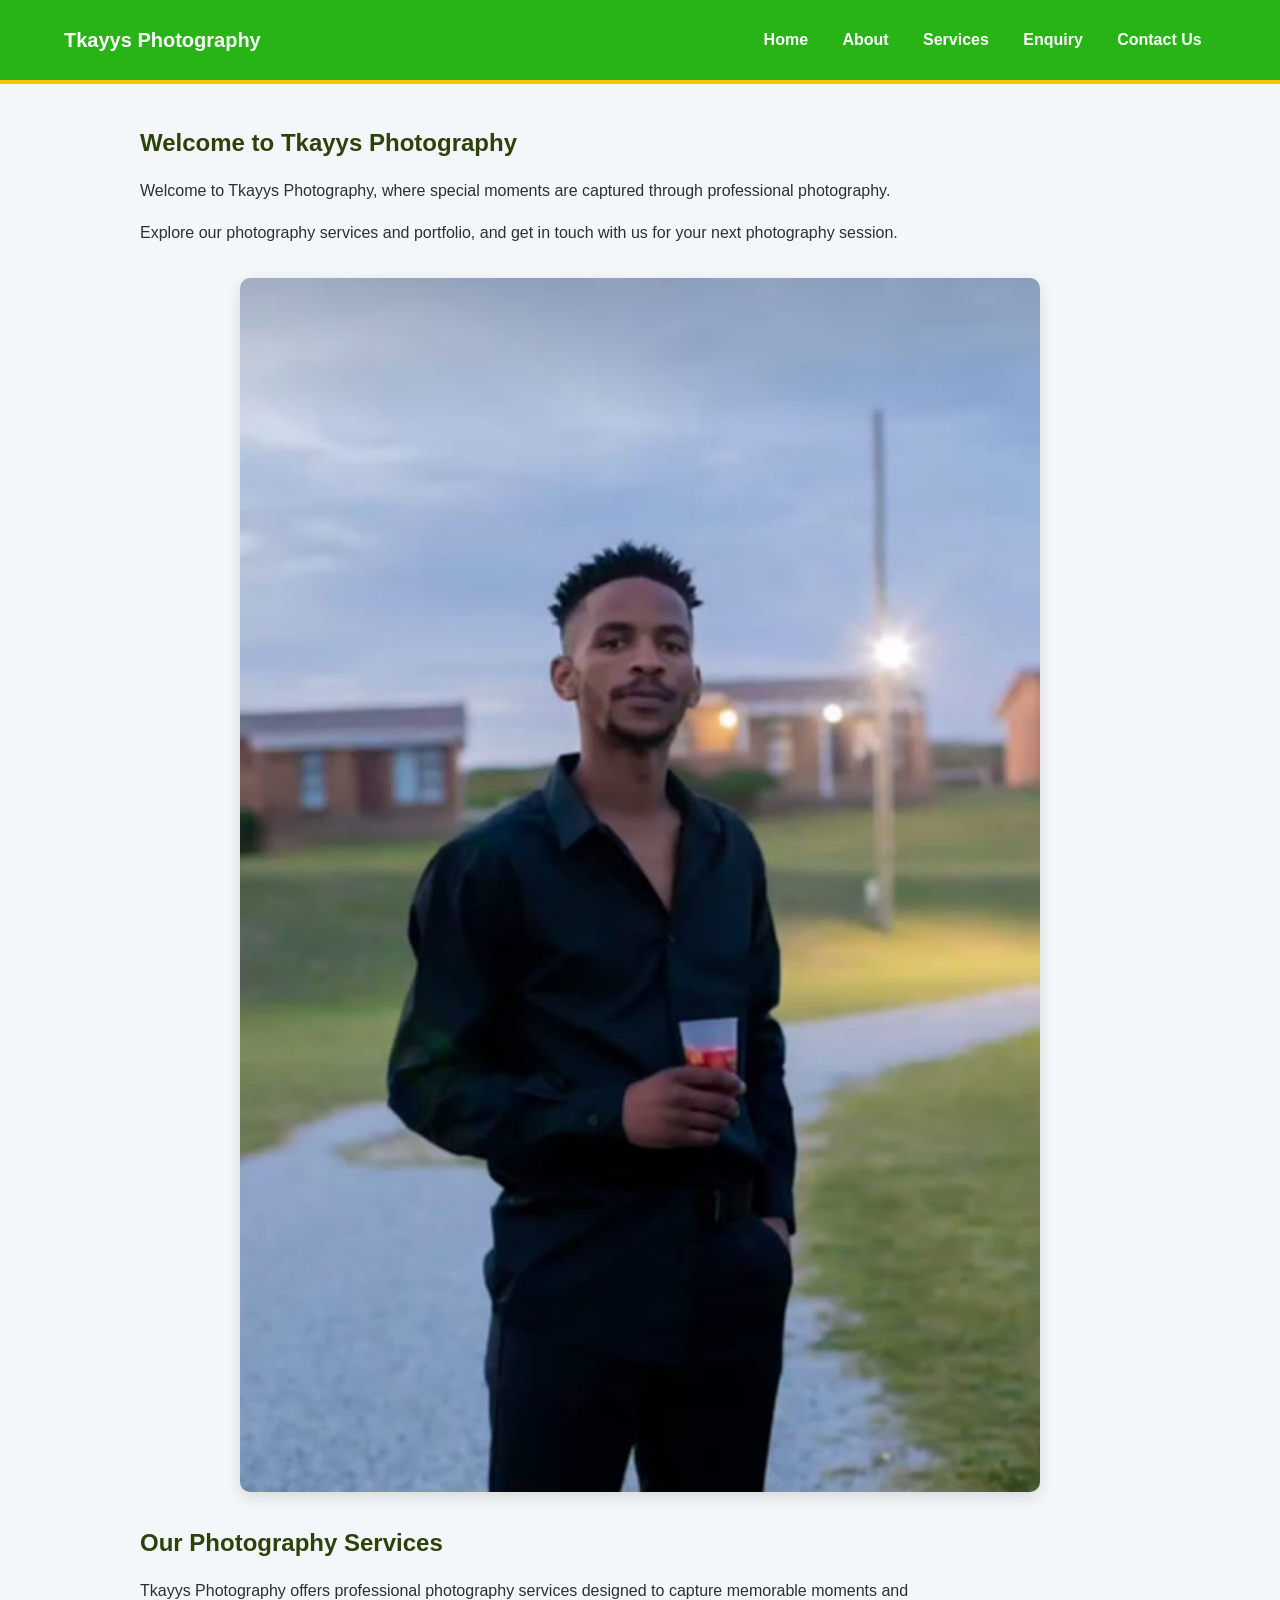
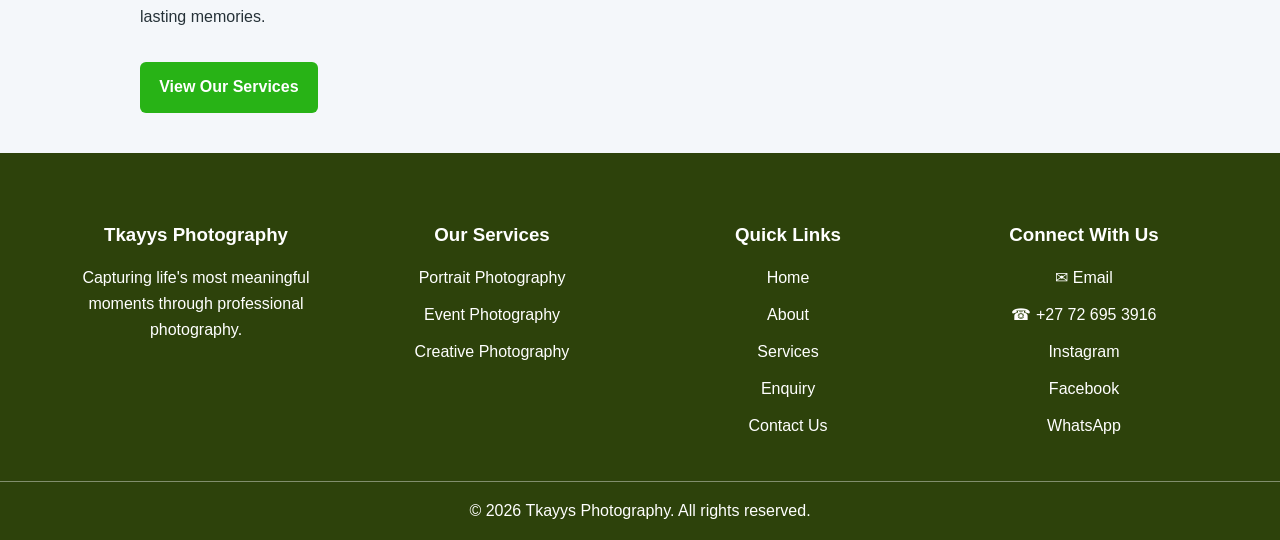
<file: index.html>
<!DOCTYPE html>
<html lang="en">
<head>
    <meta charset="UTF-8">
    <meta name="viewport" content="width=device-width, initial-scale=1.0">
    <title>Home - Tkayys Photography</title>
    <link rel="stylesheet" href="style.css">
</head>

<body>

    <header class="site-header">
        <div class="container header-inner">

            <a class="brand" href="index.html">Tkayys Photography</a>

            <nav class="site-nav" aria-label="Main navigation">
                <a href="index.html">Home</a>
                <a href="about.html">About</a>
                <a href="services.html">Services</a>
                <a href="enquiry.html">Enquiry</a>
                <a href="contactus.html">Contact Us</a>
            </nav>

        </div>
    </header>

    <main>

        <h2>Welcome to Tkayys Photography</h2>

        <p>
            Welcome to Tkayys Photography, where special moments are
            captured through professional photography.
        </p>

        <p>
            Explore our photography services and portfolio, and get in
            touch with us for your next photography session.
        </p>

        <img 
        src="images/WhatsApp Image 2026-08-14 at 00.44.09.jpeg"
        alt="Tkayys Photography portfolio photograph"
        >

        <h2>Our Photography Services</h2>

        <p>
            Tkayys Photography offers professional photography services
            designed to capture memorable moments and lasting memories.
        </p>

        <a href="services.html">View Our Services</a>

    </main>


    </div>

    <footer class="site-footer">
    <div class="container footer-grid">

        <div class="footer-column">
            <h3>Tkayys Photography</h3>
            <p>Capturing life's most meaningful moments through professional photography.</p>
        </div>

        <div class="footer-column">
            <h3>Our Services</h3>
            <a href="services.html">Portrait Photography</a>
            <a href="services.html">Event Photography</a>
            <a href="services.html">Creative Photography</a>
        </div>

        <div class="footer-column">
            <h3>Quick Links</h3>
            <a href="index.html">Home</a>
            <a href="about.html">About</a>
            <a href="services.html">Services</a>
            <a href="enquiry.html">Enquiry</a>
            <a href="contactus.html">Contact Us</a>
        </div>

        <div class="footer-column">
            <h3>Connect With Us</h3>
            <a href="mailto:tkayysphotography12@gmail.com">✉ Email</a>
            <a href="tel:+27726953916">☎ +27 72 695 3916</a>
            <a href="https://www.instagram.com/tkayysphotography12/" target="_blank"> Instagram</a>
            <a href="https://www.facebook.com/djtkayy12" target="_blank"> Facebook</a>
            <a href="https://wa.me/27726953916" target="_blank"> WhatsApp</a>
        </div>

    </div>

    <div class="footer-bottom">
        <p>&copy; 2026 Tkayys Photography. All rights reserved.</p>
    </div>
</footer>
<script src="script.js"></script>
</body>
</html>
</file>
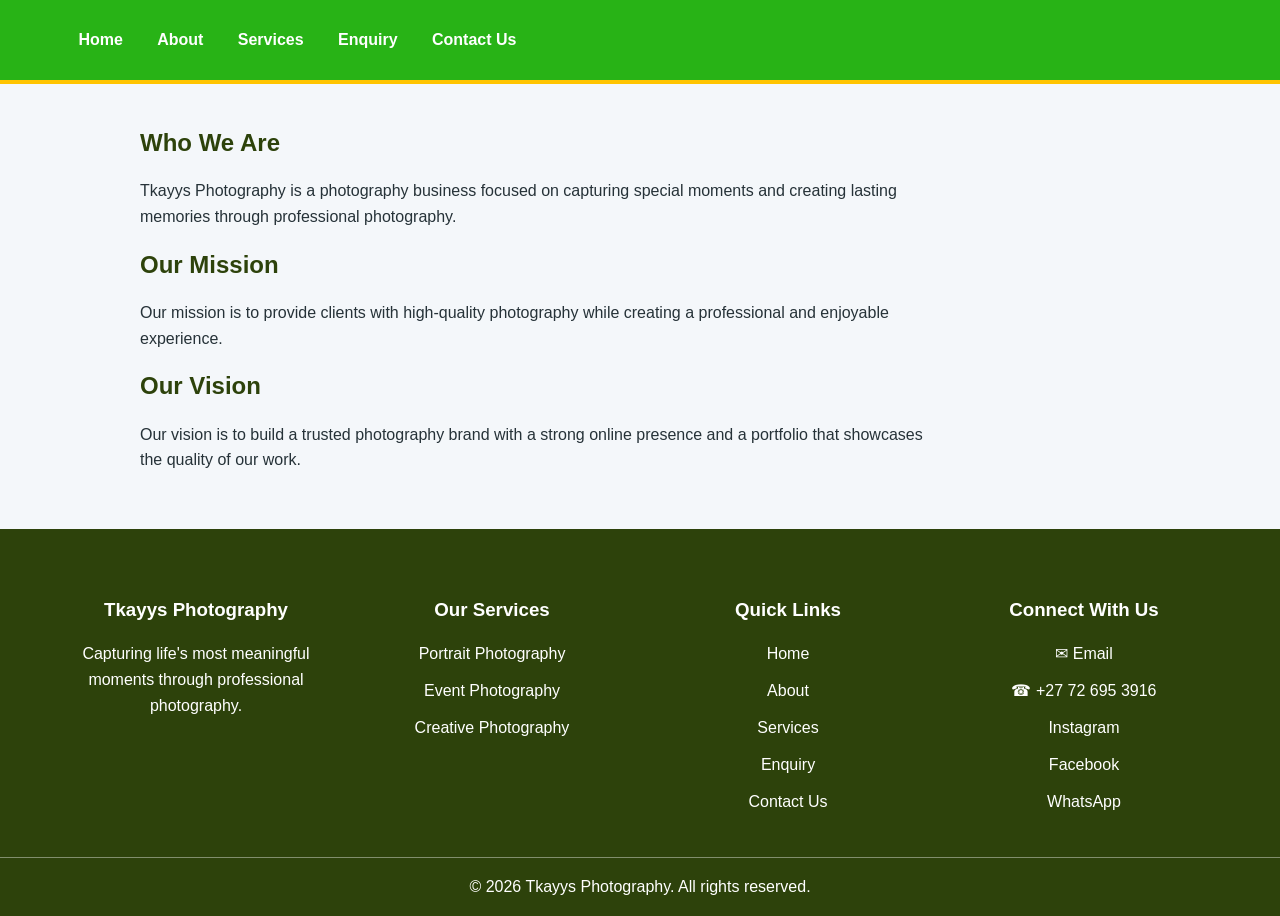
<file: about.html>
<!DOCTYPE html>
<html lang="en">
<head>
    <meta charset="UTF-8">
    <meta name="viewport" content="width=device-width, initial-scale=1.0">
    <title>About - Tkayys Photography</title>
    <link rel="stylesheet" href="style.css">
</head>

<body>

    <header class="site-header">
     <div class="container header-inner">

            <nav class="site-nav" aria-label="Main navigation">
                <a href="index.html">Home</a>
                <a href="about.html">About</a>
                <a href="services.html">Services</a>
                <a href="enquiry.html">Enquiry</a>
                <a href="contactus.html">Contact Us</a>
            </nav>

        </div>
    </header>

    <main>

        <h2>Who We Are</h2>

        <p>
            Tkayys Photography is a photography business focused on
            capturing special moments and creating lasting memories
            through professional photography.
        </p>

        <h2>Our Mission</h2>

        <p>
            Our mission is to provide clients with high-quality
            photography while creating a professional and enjoyable experience.
        </p>

        <h2>Our Vision</h2>

        <p>
            Our vision is to build a trusted photography brand with
            a strong online presence and a portfolio that showcases
            the quality of our work.
        </p>

    </main>

    </div>


    <footer class="site-footer">
    <div class="container footer-grid">

        <div class="footer-column">
            <h3>Tkayys Photography</h3>
            <p>Capturing life's most meaningful moments through professional photography.</p>
        </div>

        <div class="footer-column">
            <h3>Our Services</h3>
            <a href="services.html">Portrait Photography</a>
            <a href="services.html">Event Photography</a>
            <a href="services.html">Creative Photography</a>
        </div>

        <div class="footer-column">
            <h3>Quick Links</h3>
            <a href="index.html">Home</a>
            <a href="about.html">About</a>
            <a href="services.html">Services</a>
            <a href="enquiry.html">Enquiry</a>
            <a href="contactus.html">Contact Us</a>
        </div>

        <div class="footer-column">
            <h3>Connect With Us</h3>
            <a href="mailto:tkayysphotography12@gmail.com">✉ Email</a>
            <a href="tel:+27726953916">☎ +27 72 695 3916</a>
            <a href="https://www.instagram.com/tkayysphotography12/" target="_blank"> Instagram</a>
            <a href="https://www.facebook.com/djtkayy12" target="_blank"> Facebook</a>
            <a href="https://wa.me/27726953916" target="_blank"> WhatsApp</a>
        </div>

    </div>

    <div class="footer-bottom">
        <p>&copy; 2026 Tkayys Photography. All rights reserved.</p>
    </div>
</footer>
    </div>
</footer>
<script src="script.js"></script>
</body>
</html>
</file>
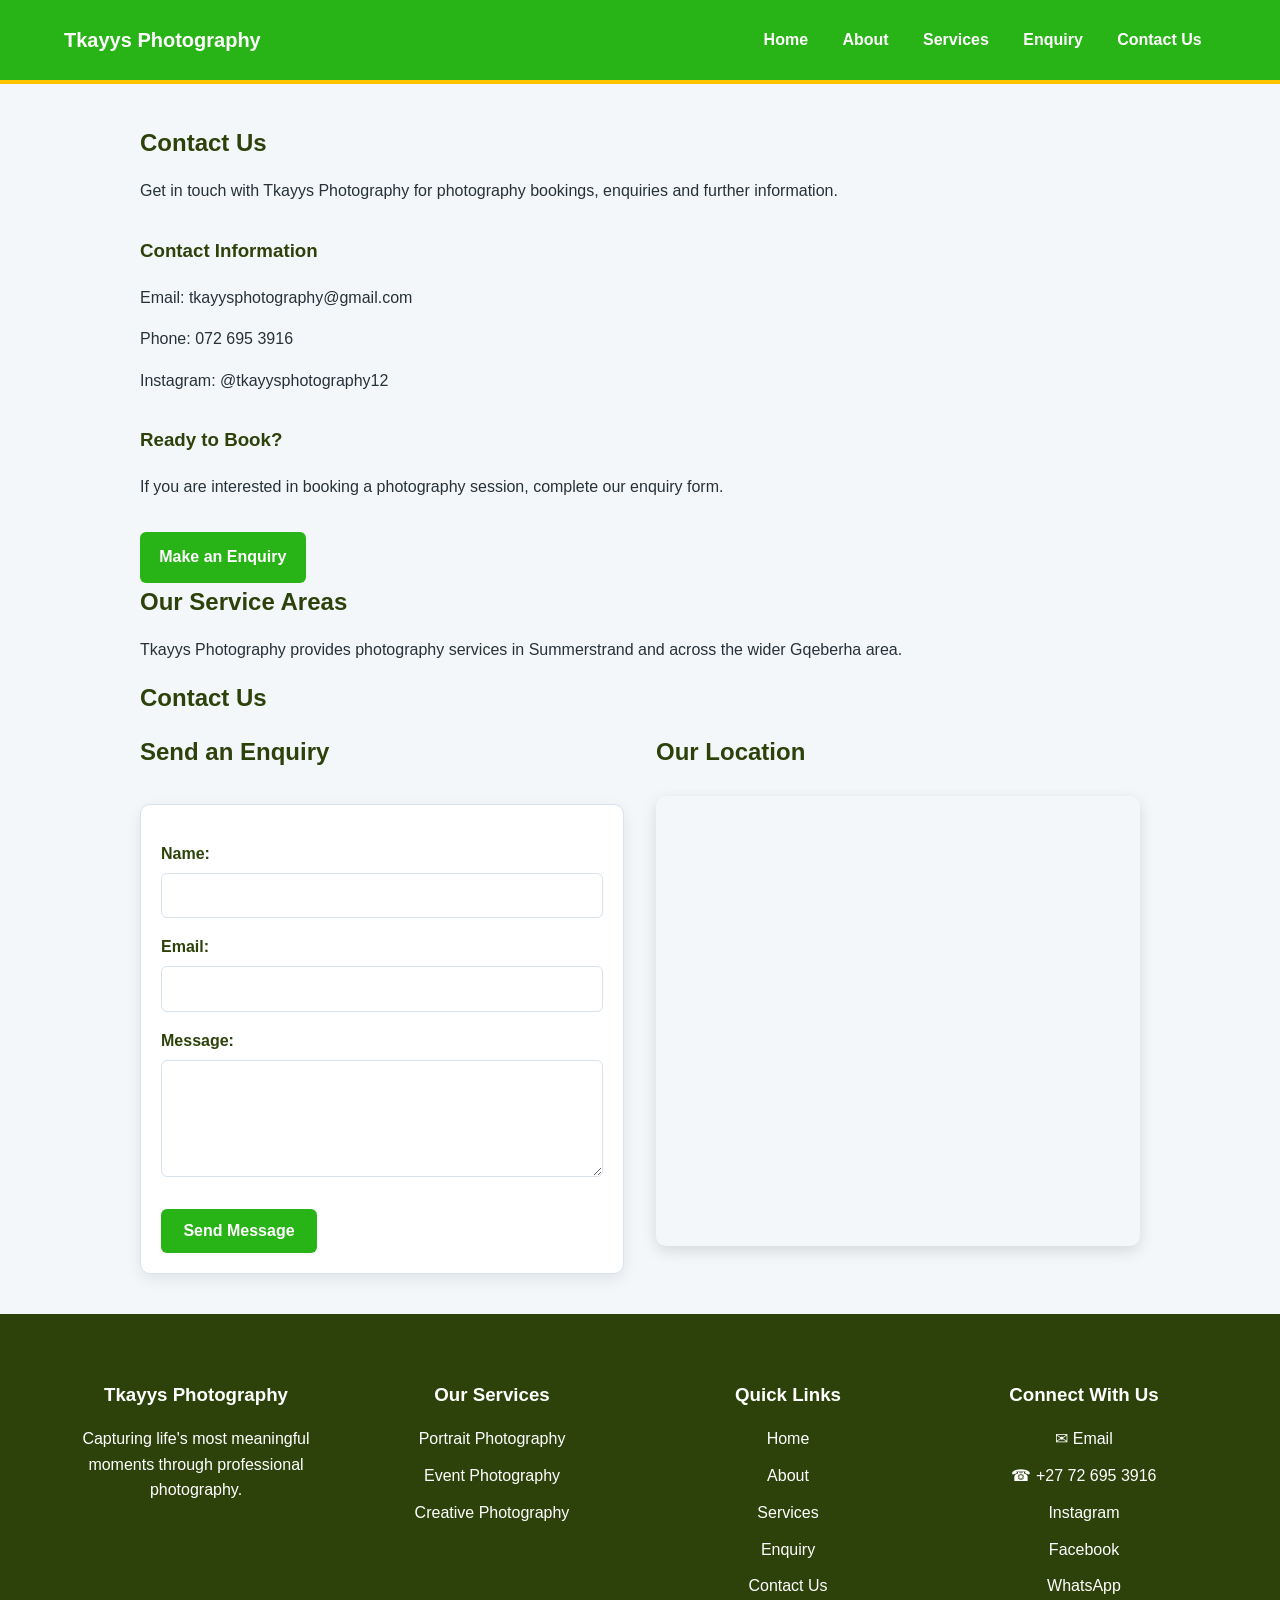
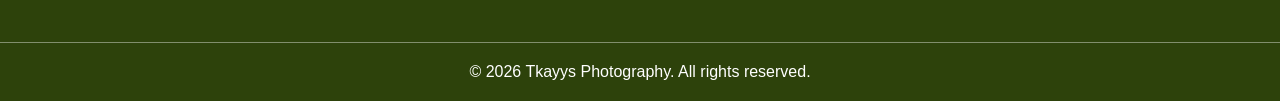
<file: contactus.html>
<!DOCTYPE html>
<html lang="en">
<head>
    <meta charset="UTF-8">
    <meta name="viewport" content="width=device-width, initial-scale=1.0">
    <title>Contact - Tkayys Photography</title>
    <link rel="stylesheet" href="style.css">
</head>

<body>

    <header class="site-header">
        <div class="container header-inner">

            <a class="brand" href="index.html">Tkayys Photography</a>

            <nav class="site-nav" aria-label="Main navigation">
                <a href="index.html">Home</a>
                <a href="about.html">About</a>
                <a href="services.html">Services</a>
                <a href="enquiry.html">Enquiry</a>
                <a href="contactus.html">Contact Us</a>
            </nav>

        </div>
    </header>

    <main>

        <h2>Contact Us</h2>

        <p>
            Get in touch with Tkayys Photography for photography bookings,
            enquiries and further information.
        </p>

        <h3>Contact Information</h3>

        <p>Email: tkayysphotography@gmail.com</p>

        <p>Phone: 072 695 3916</p>

        <p>Instagram: @tkayysphotography12</p>

        <h3>Ready to Book?</h3>

        <p>
            If you are interested in booking a photography session,
            complete our enquiry form.
        </p>

        <a href="enquiry.html">Make an Enquiry</a>
        
         <h2>Our Service Areas</h2>

        <p>
            Tkayys Photography provides photography services in Summerstrand
            and across the wider Gqeberha area.
        </p>

        <h2>Contact Us</h2>

        <div class="contact-layout">

    <div class="enquiry-form">
        <h2>Send an Enquiry</h2>

        <form>
            <label for="name">Name:</label>
            <input type="text" id="name" name="name">

            <label for="email">Email:</label>
            <input type="email" id="email" name="email">

            <label for="message">Message:</label>
            <textarea id="message" name="message" rows="5"></textarea>

            <button type="submit">Send Message</button>
        </form>
    </div>

    <div class="location">
        <h2>Our Location</h2>

        <iframe
            src="https://www.google.com/maps/embed?pb=!1m18!1m12!1m3!1d52923.66853586857!2d25.626738083706638!3d-33.999486682925415!2m3!1f0!2f0!3f0!3m2!1i1024!2i768!4f13.1!3m3!1m2!1s0x1e6532b4f8f07cf7%3A0xbe83dee2f7f179d9!2sSummerstrand%2C%20Gqeberha!5e0!3m2!1sen!2sza!4v1786818929856!5m2!1sen!2sza"
            width="600"
            height="450"
            style="border:0;"
            allowfullscreen=""
            loading="lazy"
            referrerpolicy="strict-origin-when-cross-origin">
        </iframe>
    </div>

</div>

    </main>

    </div>

    <footer class="site-footer">
    <div class="container footer-grid">

        <div class="footer-column">
            <h3>Tkayys Photography</h3>
            <p>Capturing life's most meaningful moments through professional photography.</p>
        </div>

        <div class="footer-column">
            <h3>Our Services</h3>
            <a href="services.html">Portrait Photography</a>
            <a href="services.html">Event Photography</a>
            <a href="services.html">Creative Photography</a>
        </div>

        <div class="footer-column">
            <h3>Quick Links</h3>
            <a href="index.html">Home</a>
            <a href="about.html">About</a>
            <a href="services.html">Services</a>
            <a href="enquiry.html">Enquiry</a>
            <a href="contactus.html">Contact Us</a>
        </div>

        <div class="footer-column">
            <h3>Connect With Us</h3>
            <a href="mailto:tkayysphotography12@gmail.com">✉ Email</a>
            <a href="tel:+27726953916">☎ +27 72 695 3916</a>
            <a href="https://www.instagram.com/tkayysphotography12/" target="_blank"> Instagram</a>
            <a href="https://www.facebook.com/djtkayy12" target="_blank"> Facebook</a>
            <a href="https://wa.me/27726953916" target="_blank"> WhatsApp</a>
        </div>

    </div>

    <div class="footer-bottom">
        <p>&copy; 2026 Tkayys Photography. All rights reserved.</p>
    </div>
</footer>
<script src="script.js"></script>
</body>
</body>
</html>
</file>
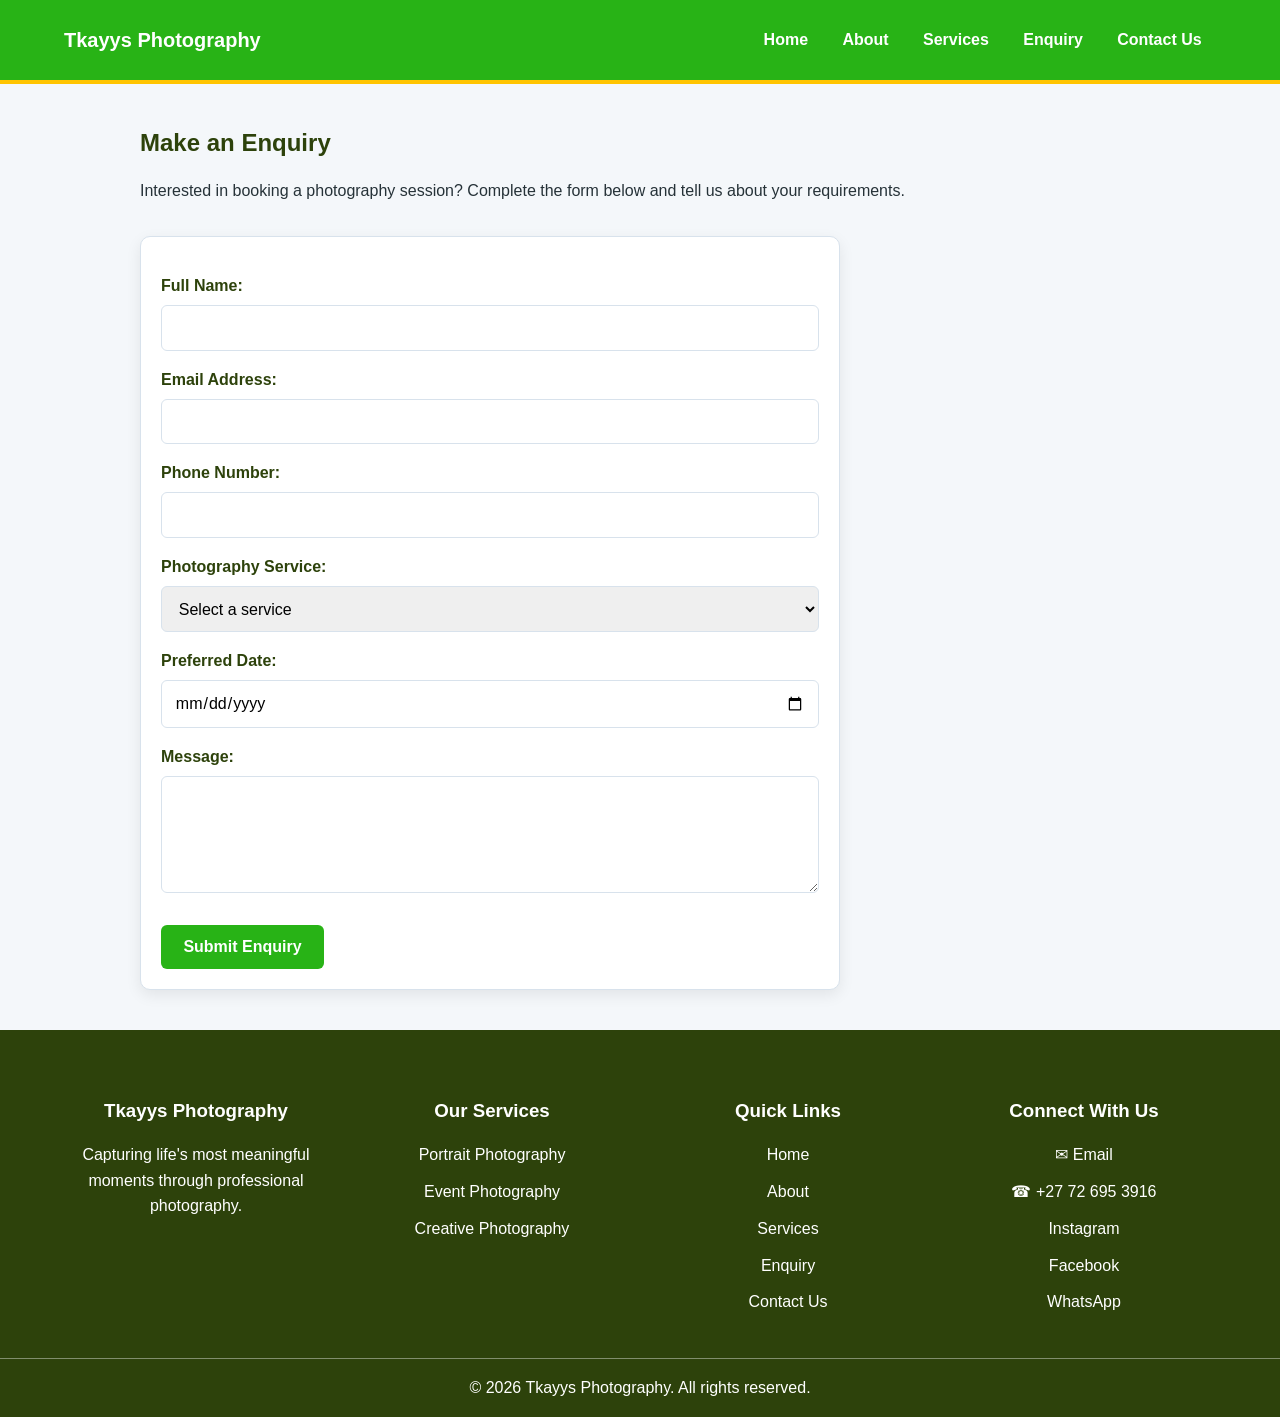
<file: enquiry.html>
<!DOCTYPE html>
<html lang="en">
<head>
    <meta charset="UTF-8">
    <meta name="viewport" content="width=device-width, initial-scale=1.0">
    <title>Enquiry - Tkayys Photography</title>
    <link rel="stylesheet" href="style.css">
</head>

<body>

    <header class="site-header">
        <div class="container header-inner">

            <a class="brand" href="index.html">Tkayys Photography</a>

            <nav class="site-nav" aria-label="Main navigation">
                <a href="index.html">Home</a>
                <a href="about.html">About</a>
                <a href="services.html">Services</a>
                <a href="enquiry.html">Enquiry</a>
                <a href="contactus.html">Contact Us</a>
            </nav>

        </div>
    </header>

    <main>

        <h2>Make an Enquiry</h2>

        <p>
            Interested in booking a photography session?
            Complete the form below and tell us about your requirements.
        </p>

        <form>

            <label for="name">Full Name:</label>
            <input type="text" id="name" name="name">

            <label for="email">Email Address:</label>
            <input type="email" id="email" name="email">

            <label for="phone">Phone Number:</label>
            <input type="tel" id="phone" name="phone">

            <label for="service">Photography Service:</label>
            <select id="service" name="service">
                <option value="">Select a service</option>
                <option value="portrait">Portrait Photography</option>
                <option value="event">Event Photography</option>
                <option value="creative">Creative Photography</option>
            </select>

            <label for="date">Preferred Date:</label>
            <input type="date" id="date" name="date">

            <label for="message">Message:</label>
            <textarea id="message" name="message" rows="5"></textarea>

            <button type="submit">Submit Enquiry</button>

        </form>

    </main>

    </div>

 <footer class="site-footer">
    <div class="container footer-grid">

        <div class="footer-column">
            <h3>Tkayys Photography</h3>
            <p>Capturing life's most meaningful moments through professional photography.</p>
        </div>

        <div class="footer-column">
            <h3>Our Services</h3>
            <a href="services.html">Portrait Photography</a>
            <a href="services.html">Event Photography</a>
            <a href="services.html">Creative Photography</a>
        </div>

        <div class="footer-column">
            <h3>Quick Links</h3>
            <a href="index.html">Home</a>
            <a href="about.html">About</a>
            <a href="services.html">Services</a>
            <a href="enquiry.html">Enquiry</a>
            <a href="contactus.html">Contact Us</a>
        </div>

        <div class="footer-column">
            <h3>Connect With Us</h3>
            <a href="mailto:tkayysphotography12@gmail.com">✉ Email</a>
            <a href="tel:+27726953916">☎ +27 72 695 3916</a>
            <a href="https://www.instagram.com/tkayysphotography12/" target="_blank"> Instagram</a>
            <a href="https://www.facebook.com/djtkayy12" target="_blank"> Facebook</a>
            <a href="https://wa.me/27726953916" target="_blank"> WhatsApp</a>
        </div>

    </div>

    <div class="footer-bottom">
        <p>&copy; 2026 Tkayys Photography. All rights reserved.</p>
    </div>
</footer>   
<script src="script.js"></script>
</body>
</body>
</html>
</file>
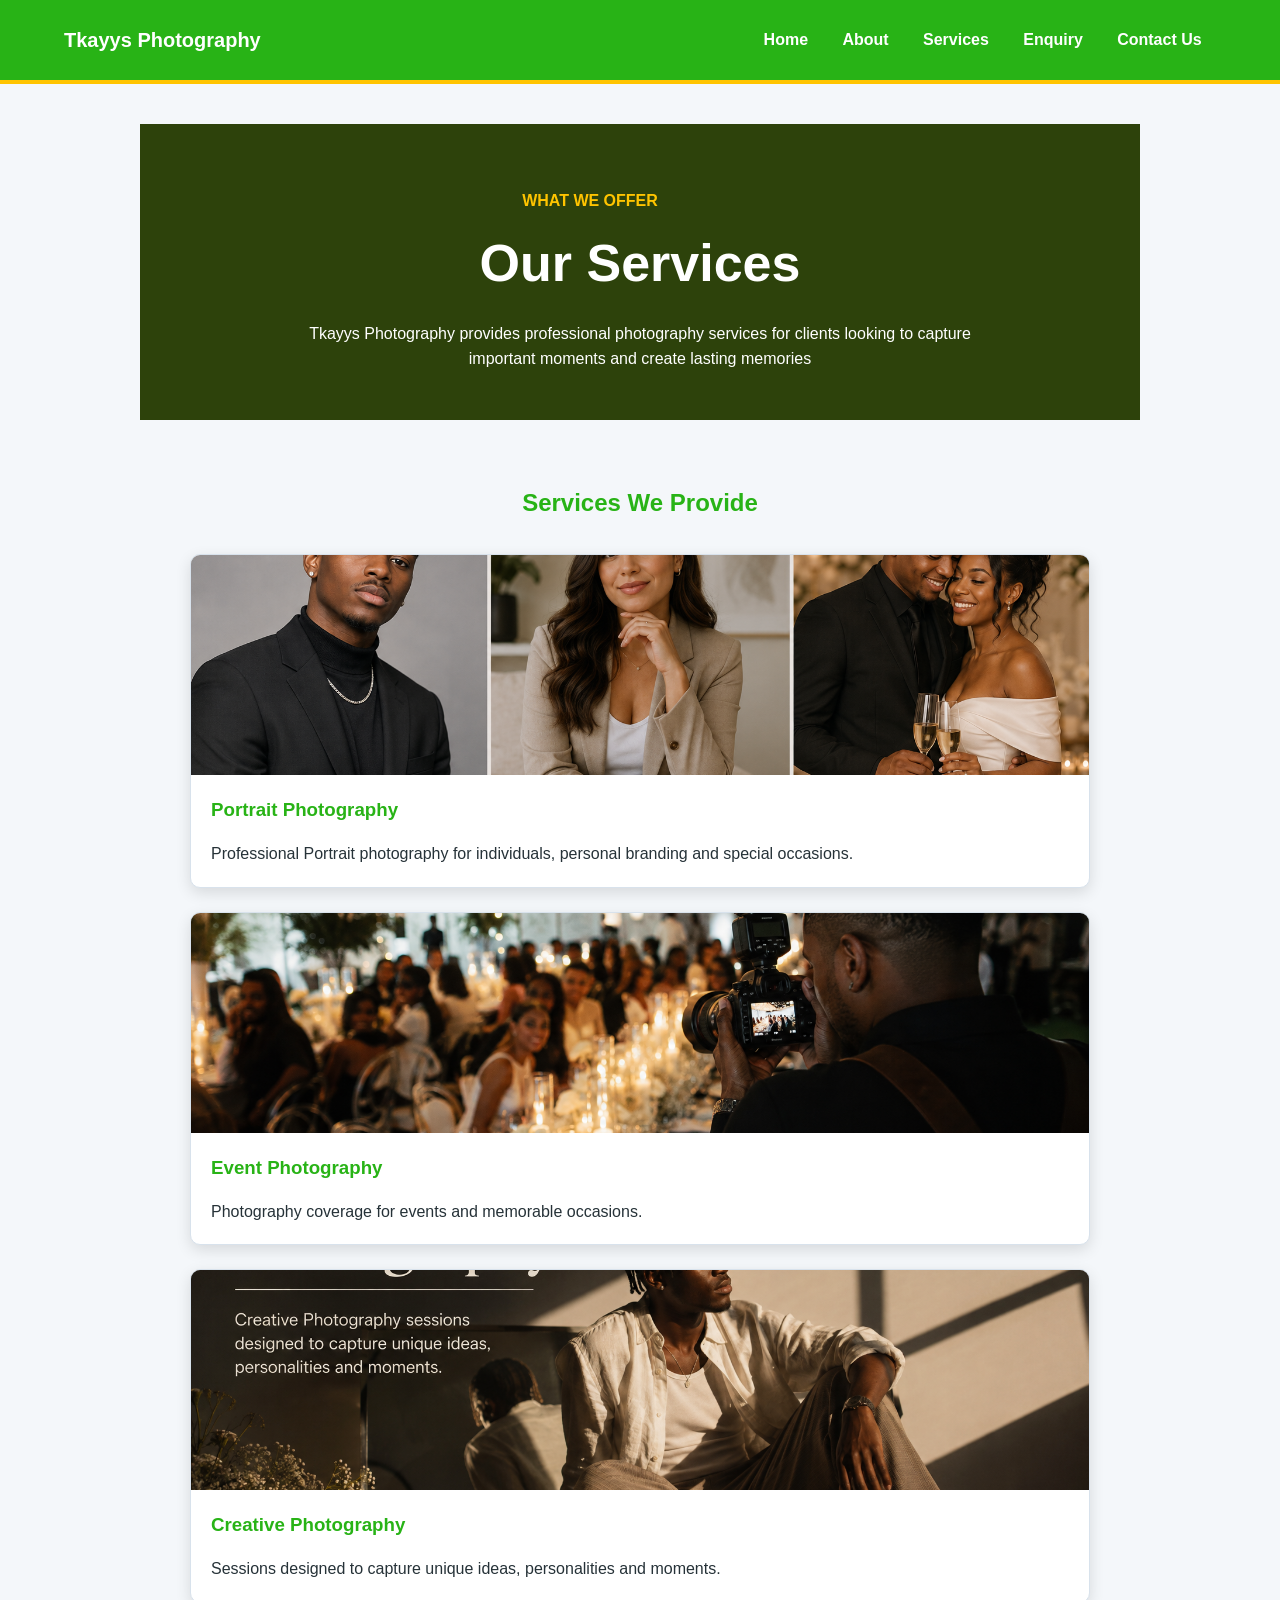
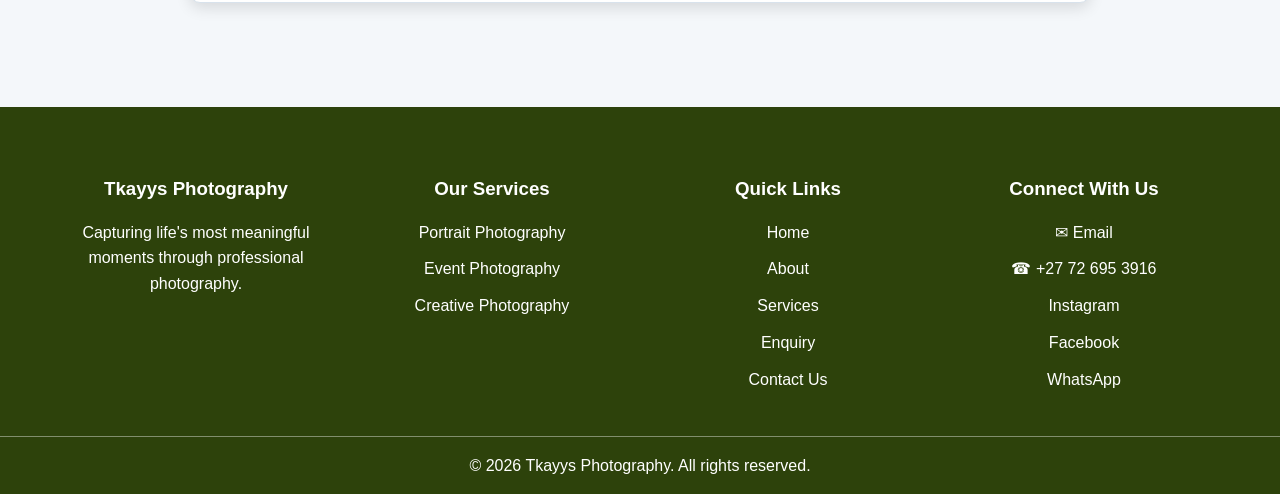
<file: services.html>
<!DOCTYPE html>
<html lang="en-ZA">
<head>
    <meta charset="UTF-8">
    <meta name="viewport" content="width=device-width, initial-scale=1.0">
    <title>Services | Tkayys Photography</title>
    <link rel="stylesheet" href="style.css">
</head>

<body>
    <header class="site-header">
        <div class="container header-inner">
            <a class="brand" href="index.html"> Tkayys Photography</a>
            <nav class="site-nav" aria-label="Main navigation">
                <a href="index.html">Home</a>
                <a href="about.html">About</a>
                <a href="services.html">Services</a>
                <a href="enquiry.html">Enquiry</a>
                <a href="contactus.html">Contact Us</a>
            </nav>
        </div>
    </header>

    <main>
        <section class="page-header">
            <div class="container">
                <p class="eyebrow">What we offer</p>
                <h1>Our Services</h1>
                <p class="page-introduction">
                    Tkayys Photography provides professional photography
            services for clients looking to capture important moments and create lasting memories
                </p>
            </div>
        </section>

        <section class="services-section" aria-labelledby="services-heading">
            <div class="container">
                <h2 id="services-heading" class="section-heading">Services We Provide</h2>
                <div class="services-grid">
                    <!-- SERVICE CARD 1 -->
                    <article class="service-card">
                        <img class="service-image" src="images/Proffesional photo.png"
                             alt="Describe the first service image">
                        <div class="service-content">
                            <h3>Portrait Photography</h3>
                            <p>Professional Portrait photography for individuals, 
                            personal branding and special occasions. </p>
                        </div>
                    </article>

                    <!-- SERVICE CARD 2-->
                    <article class="service-card">
                        <img class="service-image" src="images/Event.png"
                             alt="Describe the second service image">
                        <div class="service-content">
                            <h3>Event Photography</h3>
                            <p>Photography coverage for events and memorable 
                               occasions.</p>
                        </div>
                    </article>

                    <!-- SERVICE CARD 3-->
                    <article class="service-card">
                        <img class="service-image" src="images/Creative.png"
                             alt="Describe the third service image">
                        <div class="service-content">
                            <h3>Creative Photography</h3>
                            <p>Sessions designed to capture
                               unique ideas, personalities and moments.</p>
                        </div>
                    </article>
                </div>
            </div>
        </section>
    </main>

    </div>

    <footer class="site-footer">
    <div class="container footer-grid">

        <div class="footer-column">
            <h3>Tkayys Photography</h3>
            <p>Capturing life's most meaningful moments through professional photography.</p>
        </div>

        <div class="footer-column">
            <h3>Our Services</h3>
            <a href="services.html">Portrait Photography</a>
            <a href="services.html">Event Photography</a>
            <a href="services.html">Creative Photography</a>
        </div>

        <div class="footer-column">
            <h3>Quick Links</h3>
            <a href="index.html">Home</a>
            <a href="about.html">About</a>
            <a href="services.html">Services</a>
            <a href="enquiry.html">Enquiry</a>
            <a href="contactus.html">Contact Us</a>
        </div>

        <div class="footer-column">
            <h3>Connect With Us</h3>
            <a href="mailto:tkayysphotography12@gmail.com">✉ Email</a>
            <a href="tel:+27726953916">☎ +27 72 695 3916</a>
            <a href="https://www.instagram.com/tkayysphotography12/" target="_blank"> Instagram</a>
            <a href="https://www.facebook.com/djtkayy12" target="_blank"> Facebook</a>
            <a href="https://wa.me/27726953916" target="_blank"> WhatsApp</a>
        </div>

    </div>

    <div class="footer-bottom">
        <p>&copy; 2026 Tkayys Photography. All rights reserved.</p>
    </div>
</footer>
<script src="script.js"></script>
    </body>
</html>
</file>
<file: style.css>
:root {
    --primary: #28b316;
    --primary-dark: #2d420b;
    --accent: #ffc400;
    --background: #f4f7fa;
    --surface: #ffffff;
    --text: #263238;
    --border: #d8e2ec;
}

* {
    box-sizing: border-box;
}

html {
    min-height: 100%;
}

body {
    margin: 0;
    min-height: 100vh;
    display: flex;
    flex-direction: column;
    background-color: var(--background);
    color: var(--text);
    font-family: Arial, Helvetica, sans-serif;
    font-size: 16px;
    line-height: 1.6;
}

.container {
    width: min(90%, 1200px);
    margin-inline: auto;
}

a {
    text-decoration: none;
    transition: 0.25s ease;
}

/* HEADER */

.site-header {
    background-color: var(--primary);
    border-bottom: 4px solid var(--accent);
}

.header-inner {
    display: flex;
    align-items: center;
    justify-content: space-between;
    min-height: 80px;
    gap: 2rem;
}

.brand {
    display: flex;
    align-items: center;
    color: #ffffff;
    font-size: 1.25rem;
    font-weight: bold;
}

.brand img {
    width: 70px;
    height: 70px;
    object-fit: contain;
    display: block;
    filter: brightness(0) invert(1);
}


.site-nav {
    display: flex;
    gap: 0.35rem;
}

.site-nav a {
    padding: 0.7rem 0.9rem;
    border-radius: 6px;
    color: #ffffff;
    font-weight: bold;
}

.site-nav a:hover {
    background-color: var(--accent);
    color: var(--primary-dark);
    transform: translateY(-2px);
}

/* MAIN CONTENT */

main {
    flex: 1;
    width: min(90%, 1000px);
    margin: 0 auto;
    padding: 4rem 0;
}

main h1,
main h2 {
    color: var(--primary-dark);
    margin-top: 0;
}

main h2 {
    margin-bottom: 1rem;
}

main h3 {
    color: var(--primary-dark);
    margin-top: 2rem;
}

main p {
    max-width: 800px;
}

/* HOME PAGE IMAGE */

/* HOME PAGE IMAGE */

main > img {
    display: block;
    width: 100%;
    max-width: 800px;
    height: auto;
    margin: 2rem auto;
    border-radius: 10px;
    box-shadow: 0 5px 15px rgba(0, 0, 0, 0.12);
}

/* BUTTONS */

main > a {
    display: inline-block;
    margin-top: 1rem;
    padding: 0.8rem 1.2rem;
    background-color: var(--primary);
    color: #ffffff;
    border-radius: 6px;
    font-weight: bold;
}

main > a:hover {
    background-color: var(--primary-dark);
    transform: translateY(-2px);
}

/* SERVICES PAGE */

.page-header {
    padding: 4rem 0;
    background-color: var(--primary-dark);
    color: #ffffff;
    text-align: center;
}

.page-header .container {
    width: min(90%, 1200px);
}

.eyebrow {
    margin-bottom: 0.5rem;
    color: var(--accent);
    font-weight: bold;
    text-transform: uppercase;
}

.page-header h1 {
    margin: 0 0 1rem;
    color: #ffffff;
    font-size: clamp(2rem, 5vw, 3.25rem);
}

.page-introduction {
    max-width: 700px;
    margin: 0 auto;
}

.services-section {
    padding: 4rem 0;
}

.services-section .container {
    width: min(90%, 1200px);
}

.section-heading {
    margin: 0 0 2rem;
    color: var(--primary);
    text-align: center;
}

.services-grid {
    display: grid;
    grid-template-columns: repeat(3, 1fr);
    gap: 1.5rem;
}

.service-card {
    overflow: hidden;
    background-color: var(--surface);
    border: 1px solid var(--border);
    border-radius: 10px;
    box-shadow: 0 5px 15px rgba(0, 0, 0, 0.12);
    transition: transform 0.25s ease;
}

.service-card:hover {
    transform: translateY(-5px);
}

.service-image {
    display: block;
    width: 100%;
    height: 220px;
    object-fit: cover;
}

.service-content {
    padding: 1.25rem;
}

.service-content h3 {
    margin: 0 0 0.5rem;
    color: var(--primary);
}

.service-content p {
    margin-bottom: 0;
}

/* FORMS */

form {
    max-width: 700px;
    margin-top: 2rem;
    padding: 2rem;
    background-color: var(--surface);
    border: 1px solid var(--border);
    border-radius: 10px;
    box-shadow: 0 5px 15px rgba(0, 0, 0, 0.08);
}

form label {
    display: block;
    margin-top: 1rem;
    margin-bottom: 0.4rem;
    font-weight: bold;
    color: var(--primary-dark);
}

form input,
form select,
form textarea {
    width: 100%;
    padding: 0.8rem;
    border: 1px solid var(--border);
    border-radius: 6px;
    font-family: inherit;
    font-size: 1rem;
}

form input:focus,
form select:focus,
form textarea:focus {
    outline: 2px solid var(--primary);
    border-color: var(--primary);
}

form button {
    margin-top: 1.5rem;
    padding: 0.8rem 1.4rem;
    background-color: var(--primary);
    color: #ffffff;
    border: none;
    border-radius: 6px;
    font-size: 1rem;
    font-weight: bold;
    cursor: pointer;
    transition: 0.25s ease;
}

form button:hover {
    background-color: var(--primary-dark);
    transform: translateY(-2px);
}

/* CONTACT MAP */

iframe {
    display: block;
    width: 100%;
    max-width: 800px;
    margin-top: 1.5rem;
    border-radius: 10px;
    box-shadow: 0 5px 15px rgba(0, 0, 0, 0.12);
}

/* FOOTER */

.site-footer {
    margin-top: auto;
    padding: 2rem 0;
    background-color: var(--primary-dark);
    color: #ffffff;
    text-align: center;
}

.site-footer p {
    margin: 0;
}

/* CONTACT PAGE */

.contact-grid {
    display: grid;
    grid-template-columns: 1fr 1fr;
    gap: 2rem;
    align-items: start;
    margin-top: 2rem;
}

.contact-form,
.contact-map {
    background-color: var(--surface);
    border: 1px solid var(--border);
    border-radius: 10px;
    padding: 2rem;
    box-shadow: 0 5px 15px rgba(0, 0, 0, 0.08);
}

.contact-form form {
    max-width: none;
    margin-top: 1rem;
    padding: 0;
    border: none;
    box-shadow: none;
}

.contact-map iframe {
    width: 100%;
    height: 450px;
    max-width: none;
    margin-top: 1rem;
}

/* FOOTER QUICK LINKS */

.footer-inner {
    display: flex;
    justify-content: space-between;
    align-items: center;
    gap: 2rem;
    text-align: left;
}

.quick-links h3 {
    margin: 0 0 0.5rem;
    color: var(--accent);
}

.quick-links a {
    color: #ffffff;
    margin-right: 1rem;
}

.quick-links a:hover {
    color: var(--accent);
}

/* CONTACT PAGE */

.contact-grid {
    display: grid;
    grid-template-columns: 1fr 1fr;
    gap: 2rem;
    align-items: start;
    margin-top: 2rem;
}

.contact-form,
.contact-map {
    background-color: var(--surface);
    border: 1px solid var(--border);
    border-radius: 10px;
    padding: 2rem;
    box-shadow: 0 5px 15px rgba(0, 0, 0, 0.08);
}

.contact-form form {
    max-width: none;
    margin-top: 1rem;
    padding: 0;
    border: none;
    box-shadow: none;
}

.contact-map iframe {
    width: 100%;
    height: 450px;
    max-width: none;
    margin-top: 1rem;
}

/* FOOTER QUICK LINKS */

.footer-inner {
    display: flex;
    justify-content: space-between;
    align-items: center;
    gap: 2rem;
    text-align: left;
}

.quick-links h3 {
    margin: 0 0 0.5rem;
    color: var(--accent);
}

.quick-links a {
    color: #ffffff;
    margin-right: 1rem;
}

.quick-links a:hover {
    color: var(--accent);
}

/* TABLET */

@media (max-width: 900px) {

    .header-inner {
        flex-direction: column;
        padding: 1rem 0;
    }

    .site-nav {
        justify-content: center;
        flex-wrap: wrap;
    }

    .services-grid {
        grid-template-columns: repeat(2, 1fr);
        
    }
}

/* PHONE */

@media (max-width: 600px) {

    .site-nav {
        width: 100%;
        flex-direction: column;
    }

    .site-nav a {
        width: 100%;
        text-align: center;
    }
    }

    main {
        padding: 2.5rem 0;
    }

    .services-grid {
        grid-template-columns: 1fr;
    }

    .page-header {
        padding: 3rem 0;
    }

    form {
        padding: 1.25rem;
    }

    /* CONTACT PAGE LAYOUT */

.contact-layout {
    display: grid;
    grid-template-columns: 1fr 1fr;
    gap: 2rem;
    align-items: start;
}

.enquiry-form,
.location {
    width: 100%;
}

.location iframe {
    width: 100%;
    height: 450px;
    border: 0;
}

/* PHONE */

@media (max-width: 600px) {
    .contact-layout {
        grid-template-columns: 1fr;
    }
}
/* FOOTER SOCIAL LINKS */

.footer-links {
    text-align: center;
    margin-bottom: 1.5rem;
}

.footer-links h3 {
    margin-bottom: 1rem;
}

.footer-links a {
    color: #ffffff;
    text-decoration: none;
    margin: 0 1rem;
    font-weight: 500;
}

.footer-links a:hover {
    text-decoration: underline;
    opacity: 0.8;
}

/* FOUR COLUMN FOOTER */

.site-footer {
    background: #2d420b;
    color: white;
    padding: 3rem 0 1rem;
}

.footer-grid {
    display: grid;
    grid-template-columns: repeat(4, 1fr);
    gap: 2rem;
}

.footer-column h3 {
    margin-bottom: 1rem;
    color: white;
}

.footer-column p {
    line-height: 1.6;
    margin-bottom: 0.7rem;
}

.footer-column a {
    display: block;
    color: white;
    text-decoration: none;
    margin-bottom: 0.7rem;
}

.footer-column a:hover {
    text-decoration: underline;
}

.footer-bottom {
    text-align: center;
    margin-top: 2rem;
    padding-top: 1rem;
    border-top: 1px solid rgba(255, 255, 255, 0.4);
}

.footer-bottom p {
    margin: 0;
}

/* TABLET */

@media (max-width: 900px) {
    .footer-grid {
        grid-template-columns: repeat(2, 1fr);
    }
}

/* PHONE */

@media (max-width: 600px) {
    .footer-grid {
        grid-template-columns: 1fr;
        text-align: center;
    }
}

/* HOMEPAGE HERO ALIGNMENT */

.hero {
    max-width: 1100px;
    margin: 0 auto;
    padding-left: 1rem;
    padding-right: 1rem;
}

.hero-text {
    padding-left: 0;
    transform: translateX(-25x);
}

.hero-image {
    transform: translateX(-25px);
}
</file>
